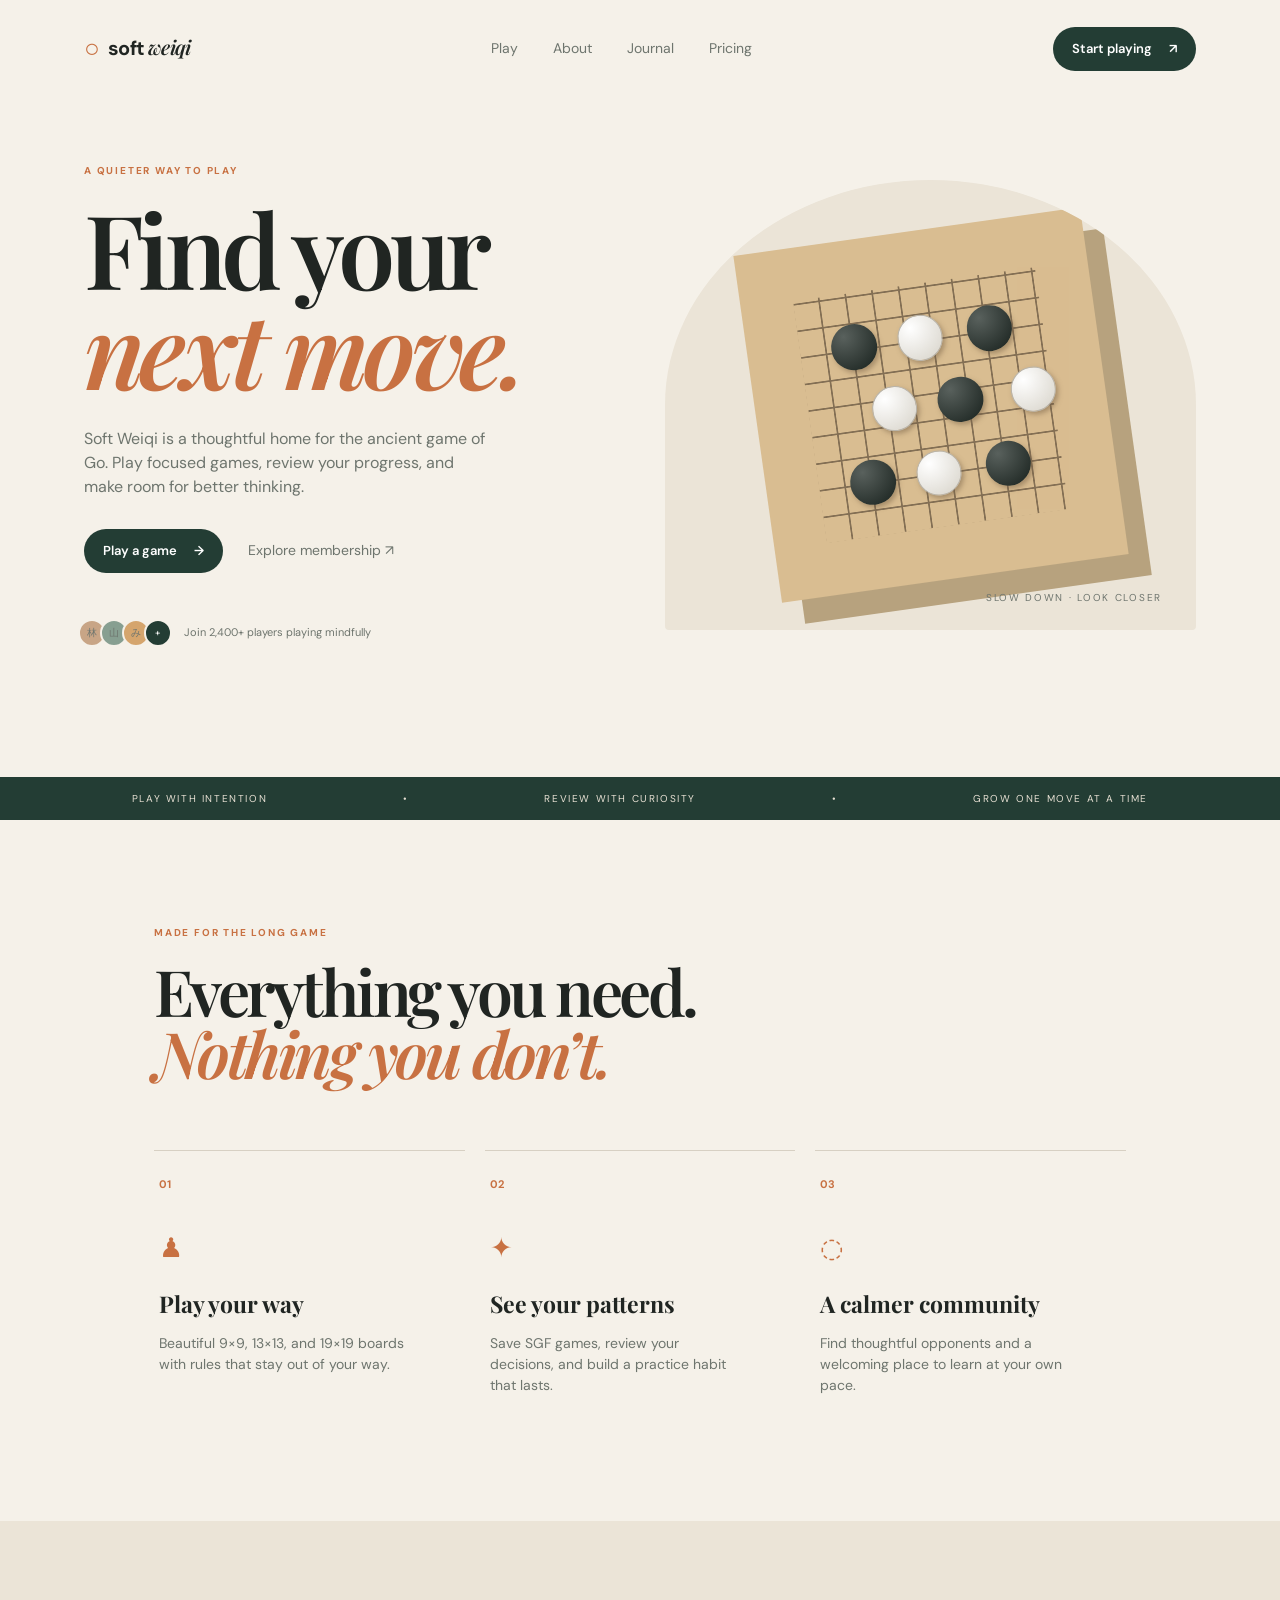
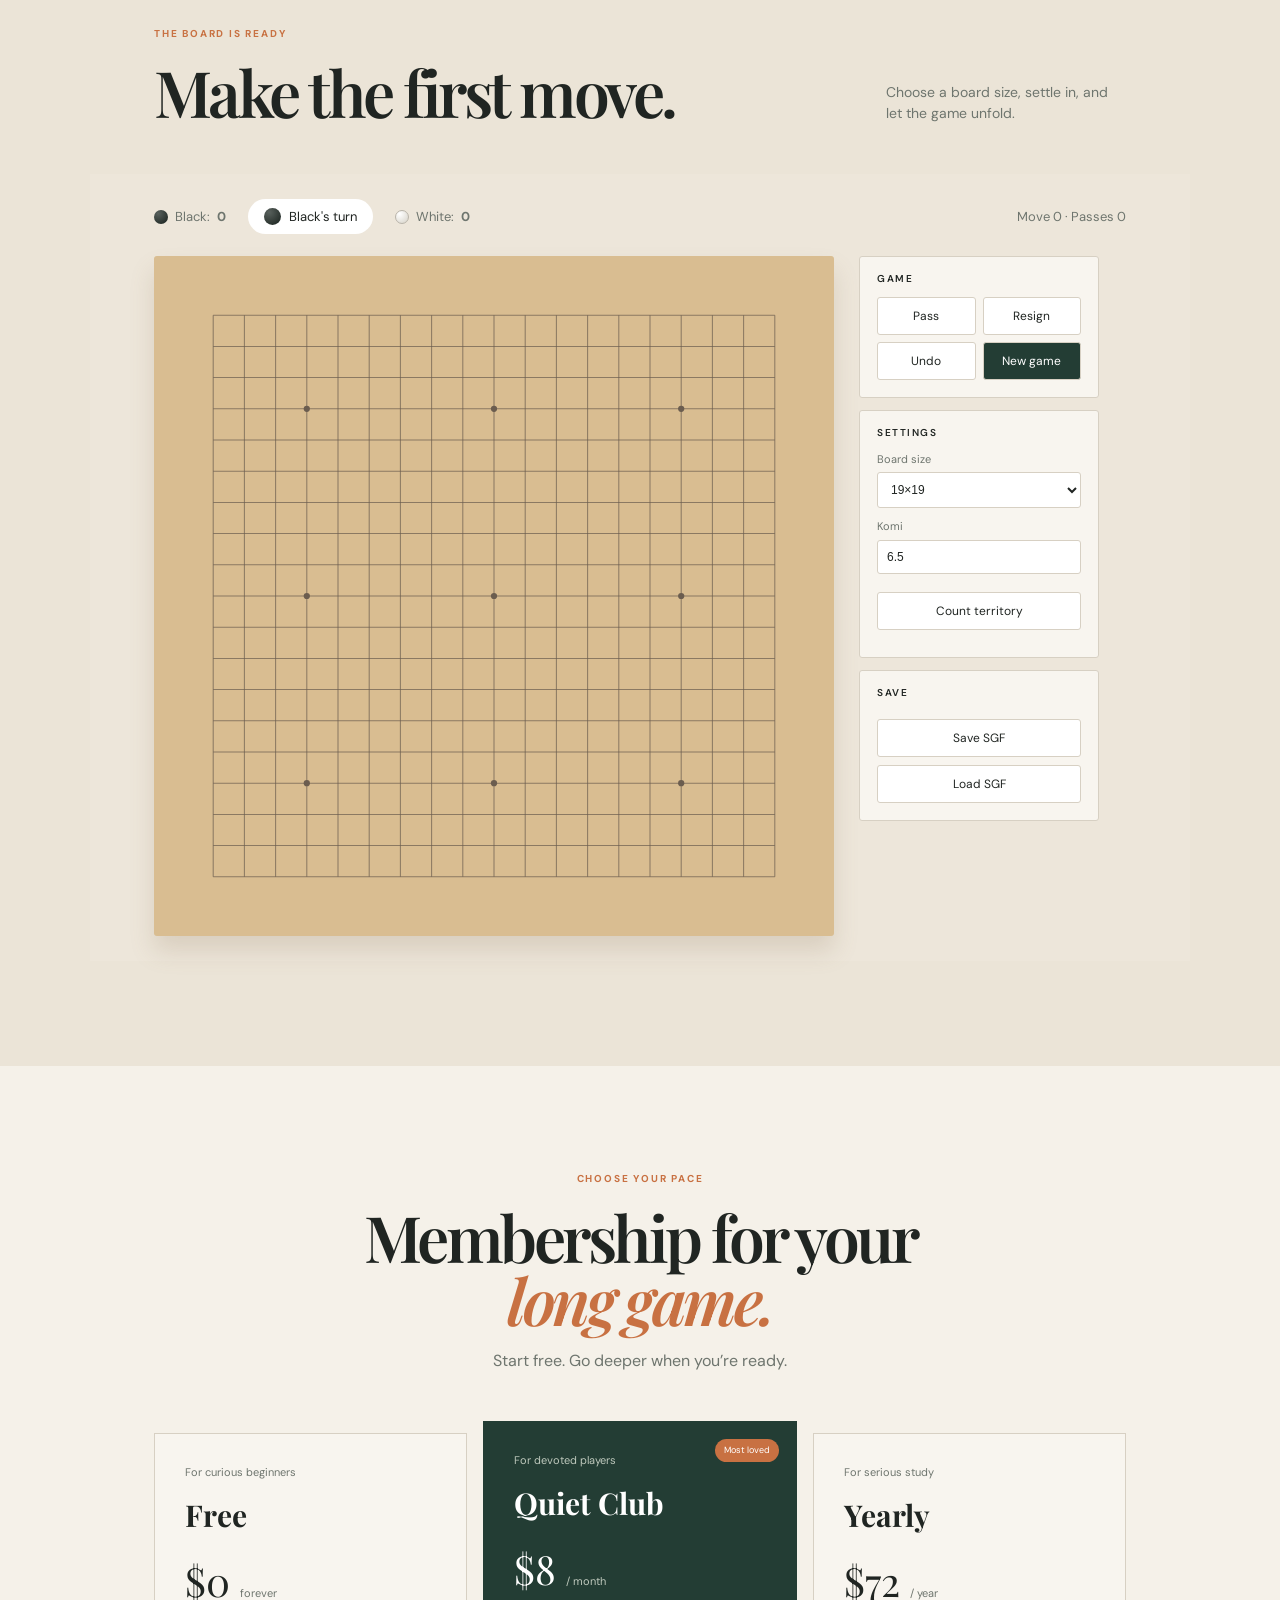
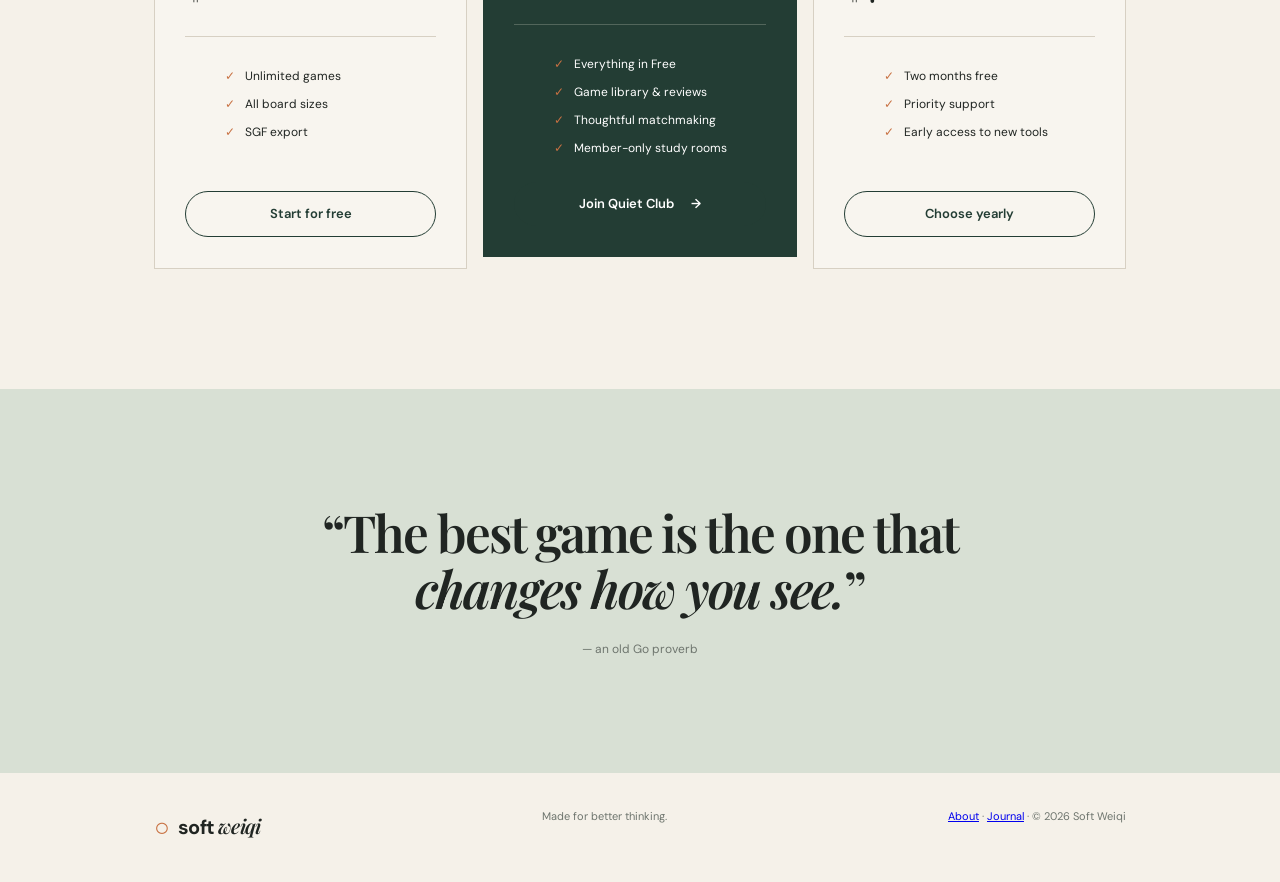
<file: index.html>
<!doctype html>
<html lang="en">
<head>
  <meta charset="UTF-8"><meta name="viewport" content="width=device-width,initial-scale=1">
  <meta name="description" content="Soft Weiqi — a calm, beautiful place to play Go online.">
  <title>Soft Weiqi — Play Go, softly</title>
  <link rel="preconnect" href="https://fonts.googleapis.com"><link rel="preconnect" href="https://fonts.gstatic.com" crossorigin>
  <link href="https://fonts.googleapis.com/css2?family=DM+Sans:wght@400;500;600;700&family=Playfair+Display:wght@600;700&display=swap" rel="stylesheet"><link rel="stylesheet" href="style.css">
</head>
<body>
<header class="nav"><a class="brand" href="#top"><span class="brand-mark">○</span> soft <em>weiqi</em></a><nav><a href="#play">Play</a><a href="about.html">About</a><a href="journal.html">Journal</a><a href="#pricing">Pricing</a></nav><button class="nav-cta" data-plan="free">Start playing <span>↗</span></button></header>
<main id="top">
<section class="hero"><div class="hero-copy"><p class="eyebrow">A quieter way to play</p><h1>Find your<br><i>next move.</i></h1><p class="hero-lede">Soft Weiqi is a thoughtful home for the ancient game of Go. Play focused games, review your progress, and make room for better thinking.</p><div class="hero-actions"><button class="button primary" data-scroll="#play">Play a game <span>→</span></button><a class="text-link" href="#pricing">Explore membership <span>↗</span></a></div><div class="social-proof"><div class="avatars"><span>林</span><span>山</span><span>み</span><span>+</span></div><span>Join 2,400+ players playing mindfully</span></div></div><div class="hero-art"><div class="sun"></div><div class="hero-board"><div class="board-grid"></div><span class="hero-stone s1 black"></span><span class="hero-stone s2 white"></span><span class="hero-stone s3 black"></span><span class="hero-stone s4 white"></span><span class="hero-stone s5 black"></span><span class="hero-stone s6 white"></span><span class="hero-stone s7 black"></span><span class="hero-stone s8 white"></span><span class="hero-stone s9 black"></span></div><p class="art-caption">slow down · look closer</p></div></section>
<section class="marquee"><span>PLAY WITH INTENTION</span><span>•</span><span>REVIEW WITH CURIOSITY</span><span>•</span><span>GROW ONE MOVE AT A TIME</span></section>
<section class="features section" id="features"><div class="section-heading"><p class="eyebrow">Made for the long game</p><h2>Everything you need.<br><i>Nothing you don’t.</i></h2></div><div class="feature-grid"><article><b>01</b><div class="feature-icon">♟</div><h3>Play your way</h3><p>Beautiful 9×9, 13×13, and 19×19 boards with rules that stay out of your way.</p></article><article><b>02</b><div class="feature-icon">✦</div><h3>See your patterns</h3><p>Save SGF games, review your decisions, and build a practice habit that lasts.</p></article><article><b>03</b><div class="feature-icon">◌</div><h3>A calmer community</h3><p>Find thoughtful opponents and a welcoming place to learn at your own pace.</p></article></div></section>
<section class="play-section section" id="play"><div class="play-header"><div><p class="eyebrow">The board is ready</p><h2>Make the first move.</h2></div><p>Choose a board size, settle in, and let the game unfold.</p></div><div class="game-shell"><div class="game-info"><div class="score-box"><span class="stone-dot black"></span>Black: <strong id="blackCaptures">0</strong></div><div class="turn-indicator"><span class="stone-indicator black" id="turnIndicator"></span><span id="turnText">Black's turn</span></div><div class="score-box"><span class="stone-dot white"></span>White: <strong id="whiteCaptures">0</strong></div><div class="move-info">Move <span id="moveCount">0</span> · Passes <span id="passCount">0</span></div></div><div class="game-layout"><div class="board-container"><svg id="board" viewBox="0 0 600 600" preserveAspectRatio="xMidYMid meet"></svg></div><aside class="sidebar"><section class="panel"><h2>Game</h2><div class="controls-grid"><button id="passBtn" class="btn">Pass</button><button id="resignBtn" class="btn">Resign</button><button id="undoBtn" class="btn">Undo</button><button id="newGameBtn" class="btn btn-primary">New game</button></div></section><section class="panel"><h2>Settings</h2><label>Board size<select id="boardSize" class="select"><option value="9">9×9</option><option value="13">13×13</option><option value="19" selected>19×19</option></select></label><label>Komi<input id="komi" class="input" type="number" value="6.5" step="0.5"></label><button id="scoreBtn" class="btn btn-block">Count territory</button><div id="scoreResult" class="score-result"></div></section><section class="panel"><h2>Save</h2><button id="saveSgfBtn" class="btn btn-block">Save SGF</button><input type="file" id="loadSgfInput" accept=".sgf" hidden><button id="loadSgfBtn" class="btn btn-block">Load SGF</button></section></aside></div></div></section>
<section class="pricing section" id="pricing"><div class="section-heading center"><p class="eyebrow">Choose your pace</p><h2>Membership for your<br><i>long game.</i></h2><p>Start free. Go deeper when you’re ready.</p></div><div class="plans"><article class="plan"><p class="plan-kicker">For curious beginners</p><h3>Free</h3><div class="price">$0 <small>forever</small></div><ul><li>Unlimited games</li><li>All board sizes</li><li>SGF export</li></ul><button class="button outline" data-plan="free">Start for free</button></article><article class="plan featured"><div class="popular">Most loved</div><p class="plan-kicker">For devoted players</p><h3>Quiet Club</h3><div class="price">$8 <small>/ month</small></div><ul><li>Everything in Free</li><li>Game library &amp; reviews</li><li>Thoughtful matchmaking</li><li>Member-only study rooms</li></ul><button class="button primary" data-plan="quiet-club">Join Quiet Club <span>→</span></button></article><article class="plan"><p class="plan-kicker">For serious study</p><h3>Yearly</h3><div class="price">$72 <small>/ year</small></div><ul><li>Two months free</li><li>Priority support</li><li>Early access to new tools</li></ul><button class="button outline" data-plan="yearly">Choose yearly</button></article></div></section>
<section class="quote"><p>“The best game is the one that<br><i>changes how you see.</i>”</p><span>— an old Go proverb</span></section>
</main><footer><a class="brand" href="#top"><span class="brand-mark">○</span> soft <em>weiqi</em></a><span>Made for better thinking.</span><span><a href="about.html">About</a> · <a href="journal.html">Journal</a> · © 2026 Soft Weiqi</span></footer>
<div id="gameOverModal" class="modal" style="display:none"><div class="modal-content"><h2>Game over</h2><p id="gameOverText"></p><button id="closeModal" class="button primary">Close</button></div></div><div id="subscribeModal" class="modal" style="display:none"><div class="modal-content"><button class="close" data-close>×</button><p class="eyebrow">Quiet Club</p><h2>Your calmer game starts here.</h2><p>Stripe checkout is connected and ready for your live pricing links. This flow is reserved for your subscription checkout.</p><button class="button primary" data-close>Continue to checkout <span>→</span></button></div></div><script src="app.js"></script>
</body></html>
</file>
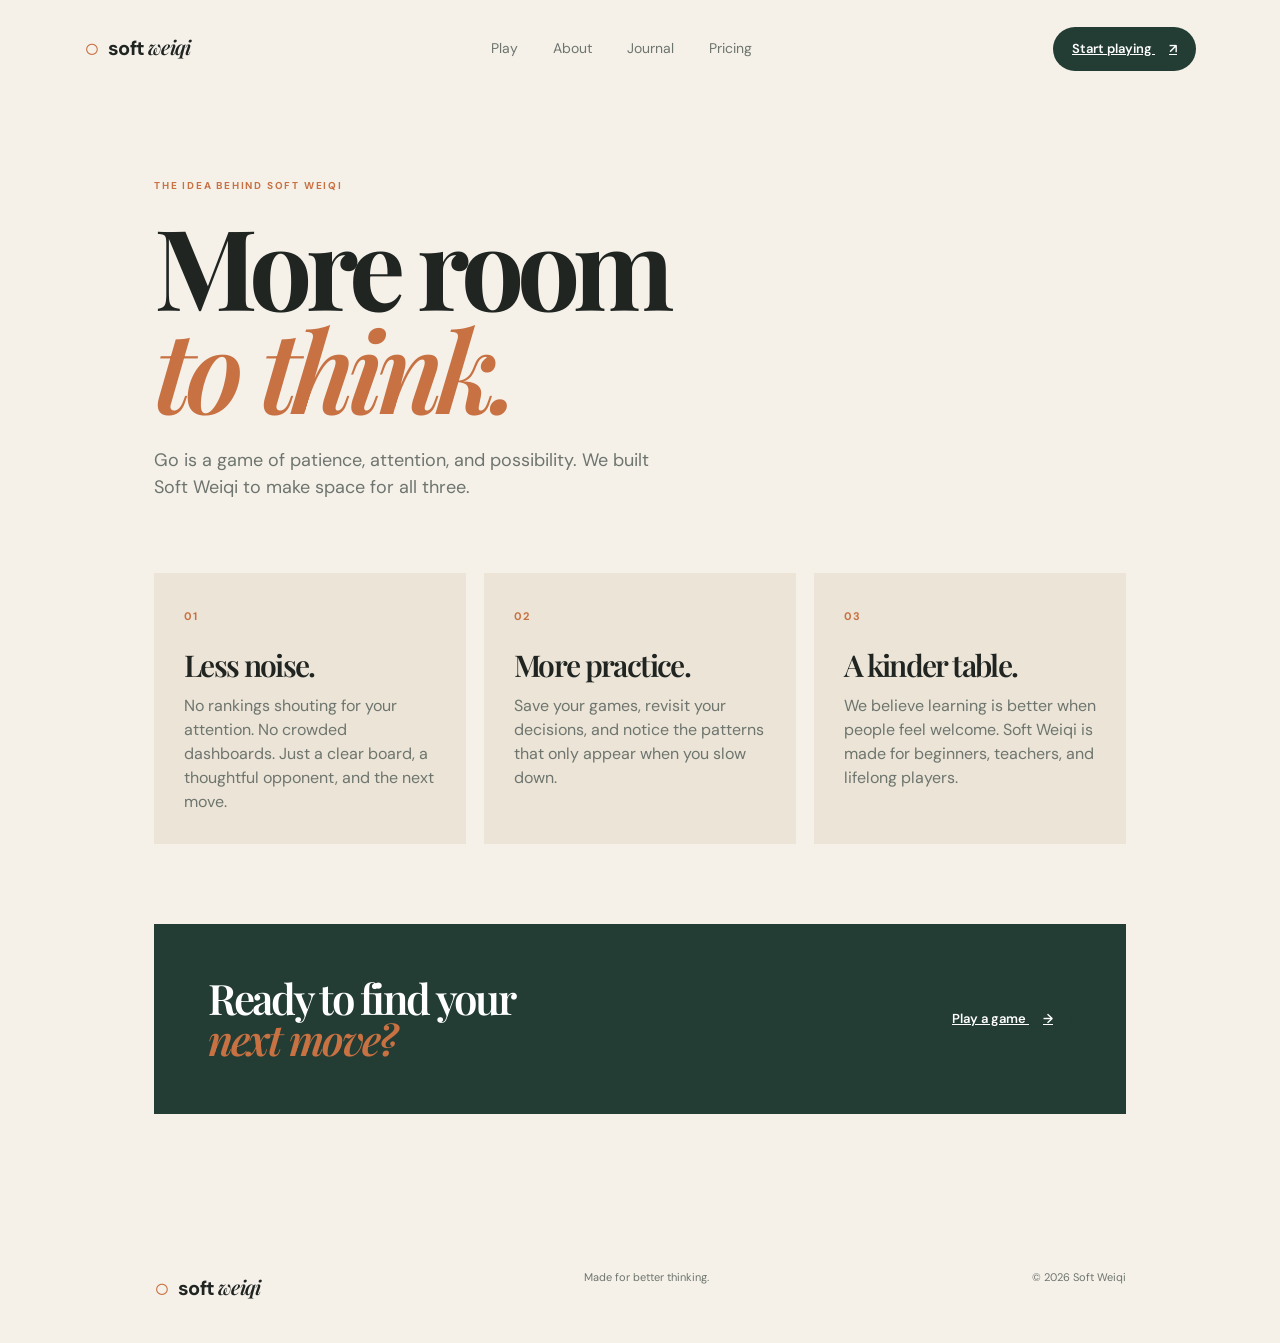
<file: about.html>
<!doctype html>
<html lang="en">
<head>
  <meta charset="UTF-8"><meta name="viewport" content="width=device-width,initial-scale=1">
  <meta name="description" content="Learn about Soft Weiqi and our calmer approach to Go.">
  <title>About — Soft Weiqi</title>
  <link rel="preconnect" href="https://fonts.googleapis.com"><link rel="preconnect" href="https://fonts.gstatic.com" crossorigin>
  <link href="https://fonts.googleapis.com/css2?family=DM+Sans:wght@400;500;600;700&family=Playfair+Display:wght@600;700&display=swap" rel="stylesheet"><link rel="stylesheet" href="style.css">
</head>
<body>
<header class="nav"><a class="brand" href="index.html"><span class="brand-mark">○</span> soft <em>weiqi</em></a><nav><a href="index.html#play">Play</a><a href="about.html">About</a><a href="journal.html">Journal</a><a href="index.html#pricing">Pricing</a></nav><a class="nav-cta" href="index.html#play">Start playing <span>↗</span></a></header>
<main class="inner-page"><p class="eyebrow">The idea behind Soft Weiqi</p><h1>More room<br><i>to think.</i></h1><p class="page-lede">Go is a game of patience, attention, and possibility. We built Soft Weiqi to make space for all three.</p><div class="story-grid"><article><span>01</span><h2>Less noise.</h2><p>No rankings shouting for your attention. No crowded dashboards. Just a clear board, a thoughtful opponent, and the next move.</p></article><article><span>02</span><h2>More practice.</h2><p>Save your games, revisit your decisions, and notice the patterns that only appear when you slow down.</p></article><article><span>03</span><h2>A kinder table.</h2><p>We believe learning is better when people feel welcome. Soft Weiqi is made for beginners, teachers, and lifelong players.</p></article></div><div class="page-cta"><h2>Ready to find your<br><i>next move?</i></h2><a class="button primary" href="index.html#play">Play a game <span>→</span></a></div></main>
<footer><a class="brand" href="index.html"><span class="brand-mark">○</span> soft <em>weiqi</em></a><span>Made for better thinking.</span><span>© 2026 Soft Weiqi</span></footer>
</body></html>
</file>
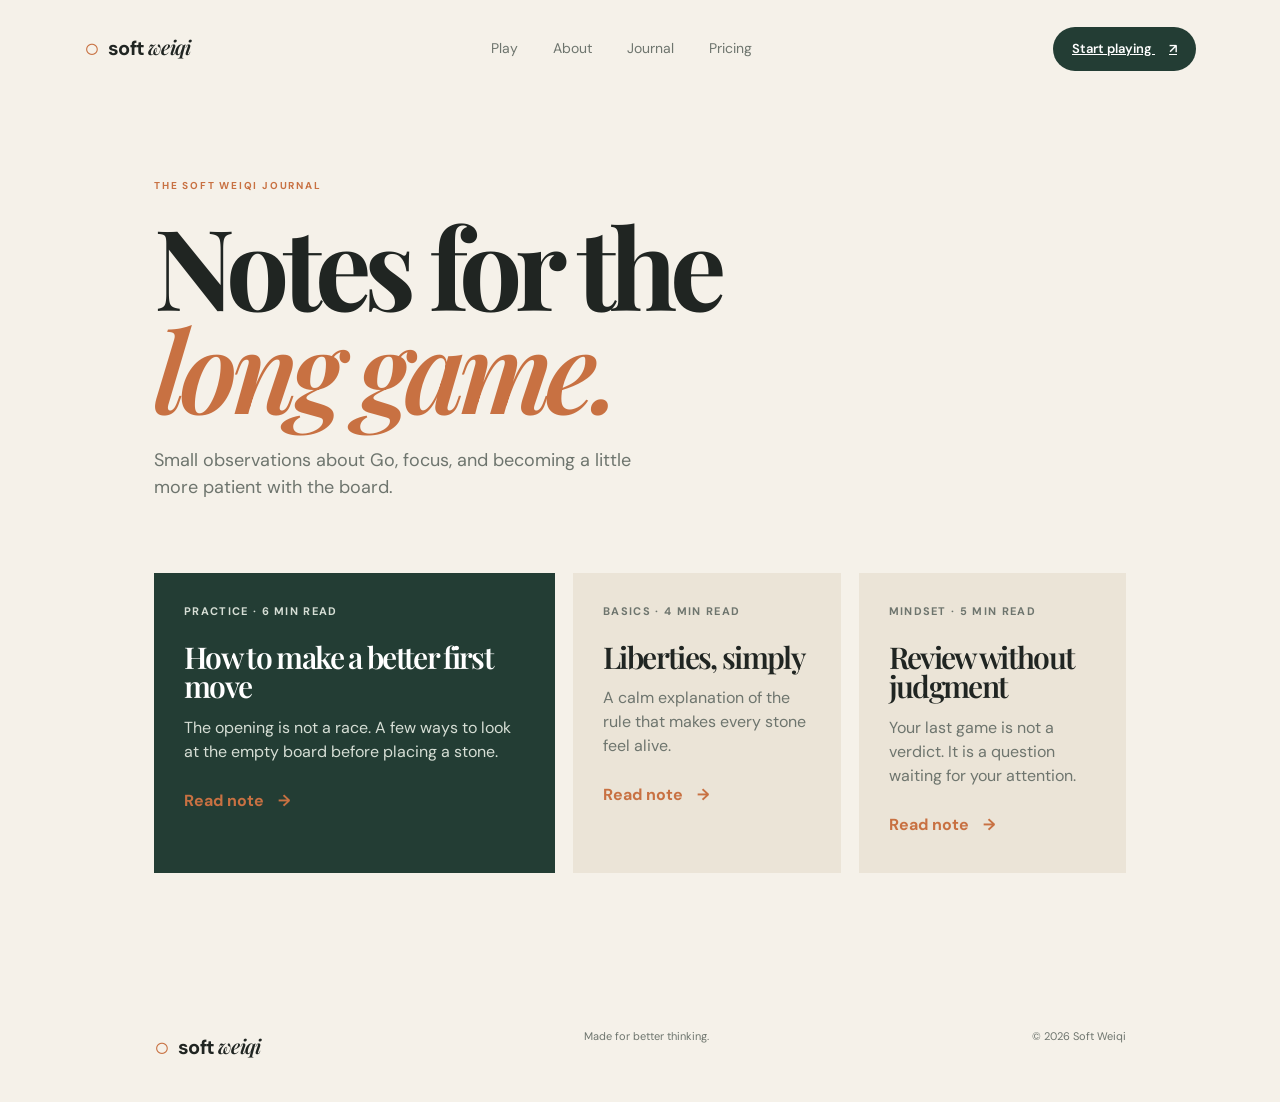
<file: journal.html>
<!doctype html>
<html lang="en">
<head>
  <meta charset="UTF-8"><meta name="viewport" content="width=device-width,initial-scale=1">
  <meta name="description" content="The Soft Weiqi journal: notes on Go, attention, and practice.">
  <title>Journal — Soft Weiqi</title>
  <link rel="preconnect" href="https://fonts.googleapis.com"><link rel="preconnect" href="https://fonts.gstatic.com" crossorigin>
  <link href="https://fonts.googleapis.com/css2?family=DM+Sans:wght@400;500;600;700&family=Playfair+Display:wght@600;700&display=swap" rel="stylesheet"><link rel="stylesheet" href="style.css">
</head>
<body>
<header class="nav"><a class="brand" href="index.html"><span class="brand-mark">○</span> soft <em>weiqi</em></a><nav><a href="index.html#play">Play</a><a href="about.html">About</a><a href="journal.html">Journal</a><a href="index.html#pricing">Pricing</a></nav><a class="nav-cta" href="index.html#play">Start playing <span>↗</span></a></header>
<main class="inner-page journal-page"><p class="eyebrow">The Soft Weiqi journal</p><h1>Notes for the<br><i>long game.</i></h1><p class="page-lede">Small observations about Go, focus, and becoming a little more patient with the board.</p><div class="journal-grid"><article class="journal-card featured-post"><p class="post-meta">Practice · 6 min read</p><h2>How to make a better first move</h2><p>The opening is not a race. A few ways to look at the empty board before placing a stone.</p><a href="#read">Read note <span>→</span></a></article><article class="journal-card"><p class="post-meta">Basics · 4 min read</p><h2>Liberties, simply</h2><p>A calm explanation of the rule that makes every stone feel alive.</p><a href="#read">Read note <span>→</span></a></article><article class="journal-card"><p class="post-meta">Mindset · 5 min read</p><h2>Review without judgment</h2><p>Your last game is not a verdict. It is a question waiting for your attention.</p><a href="#read">Read note <span>→</span></a></article></div></main>
<footer><a class="brand" href="index.html"><span class="brand-mark">○</span> soft <em>weiqi</em></a><span>Made for better thinking.</span><span>© 2026 Soft Weiqi</span></footer>
</body></html>
</file>
<file: style.css>
.inner-page{max-width:1100px;margin:0 auto;padding:80px 5vw 120px;min-height:calc(100vh - 160px)}.inner-page h1{font-family:'Playfair Display',serif;font-size:clamp(60px,9vw,112px);line-height:.92;letter-spacing:-.06em;margin:12px 0 28px}.page-lede{max-width:520px;color:var(--muted);font-size:18px;margin-bottom:72px}.story-grid,.journal-grid{display:grid;grid-template-columns:repeat(3,1fr);gap:18px}.story-grid article,.journal-card{background:var(--cream);padding:30px;min-height:230px}.story-grid span,.post-meta{color:var(--orange);font-size:11px;font-weight:700;letter-spacing:.12em;text-transform:uppercase}.story-grid h2,.journal-card h2{font-size:30px;margin:24px 0 14px}.story-grid p,.journal-card p{color:var(--muted)}.page-cta{margin-top:80px;background:var(--green);color:#fff;padding:54px;display:flex;align-items:center;justify-content:space-between;gap:30px}.page-cta h2{font-size:42px}.journal-grid{grid-template-columns:1.5fr 1fr 1fr}.journal-card{min-height:300px}.featured-post{background:var(--green);color:#fff}.featured-post p{color:#d6ded5}.journal-card a{display:inline-block;color:var(--orange);font-weight:700;text-decoration:none;margin-top:25px}.journal-card a span{margin-left:10px}@media(max-width:760px){nav{gap:12px}nav a{font-size:12px}.nav-cta{display:none}.story-grid,.journal-grid{grid-template-columns:1fr}.inner-page{padding-top:48px}.page-cta{display:block}.page-cta .button{display:inline-block;margin-top:28px}}:root{--ink:#202522;--muted:#6e756e;--paper:#f5f1e9;--cream:#ebe4d7;--green:#233d34;--sage:#91a58f;--line:#d7d0c3;--orange:#c87142;--board:#d9bd91}*{box-sizing:border-box;margin:0}html{scroll-behavior:smooth}body{font-family:'DM Sans',sans-serif;background:var(--paper);color:var(--ink);line-height:1.5}button,a{font:inherit}button{cursor:pointer}.nav{max-width:1240px;margin:auto;padding:27px 5vw;display:flex;align-items:center;justify-content:space-between}.brand{color:var(--ink);font-weight:700;letter-spacing:-.04em;text-decoration:none;font-size:20px}.brand em{font-family:'Playfair Display',serif;font-weight:600}.brand-mark{font-size:26px;vertical-align:-2px;margin-right:5px;color:var(--orange)}nav{display:flex;gap:35px}nav a,.text-link{color:var(--muted);font-size:14px;text-decoration:none}.nav-cta,.button{border:0;border-radius:99px;padding:12px 19px;font-size:13px;font-weight:600}.nav-cta{background:var(--green);color:#fff}.nav-cta span,.button span{margin-left:14px}.hero{max-width:1240px;margin:25px auto 90px;padding:40px 5vw;display:grid;grid-template-columns:1fr 1fr;align-items:center;gap:50px}.eyebrow{text-transform:uppercase;letter-spacing:.18em;font-size:10px;color:var(--orange);font-weight:700;margin-bottom:20px}.hero h1,h2{font-family:'Playfair Display',serif;font-weight:600;letter-spacing:-.055em;line-height:.98}.hero h1{font-size:clamp(60px,8vw,106px)}h1 i,h2 i{color:var(--orange);font-weight:600}.hero-lede{color:var(--muted);max-width:410px;margin:29px 0 30px;font-size:16px}.hero-actions{display:flex;align-items:center;gap:25px}.primary{background:var(--green);color:#fff}.outline{background:transparent;border:1px solid var(--green);color:var(--green)}.social-proof{display:flex;gap:12px;align-items:center;color:var(--muted);font-size:11px;margin-top:46px}.avatars{display:flex}.avatars span{width:28px;height:28px;border:2px solid var(--paper);background:#c8a586;border-radius:50%;display:grid;place-items:center;margin-left:-6px;font-size:10px}.avatars span:nth-child(2){background:#879f91}.avatars span:nth-child(3){background:#d5a56d}.avatars span:last-child{background:var(--green);color:#fff}.hero-art{height:450px;background:var(--cream);border-radius:50% 50% 4px 4px;position:relative;display:grid;place-items:center;overflow:hidden}.sun{width:240px;height:240px;border-radius:50%;background:#d8a05f;opacity:.3;position:absolute;top:55px}.hero-board{width:min(75%,350px);aspect-ratio:1;background:var(--board);transform:rotate(-8deg);box-shadow:20px 24px 0 #b7a27e;position:relative;padding:10%;}.board-grid{width:100%;height:100%;background:repeating-linear-gradient(90deg,transparent 0 10%,#604f3b 10.3% 10.7%,transparent 11%),repeating-linear-gradient(0deg,transparent 0 10%,#604f3b 10.3% 10.7%,transparent 11%);opacity:.7}.hero-stone,.stone-dot,.stone-indicator{border-radius:50%;display:block}.hero-stone{position:absolute;width:13%;aspect-ratio:1;box-shadow:2px 3px 5px #745e4380}.black{background:radial-gradient(circle at 30% 25%,#59615d,#17201c)}.white{background:radial-gradient(circle at 30% 25%,#fff,#d6d2c8);border:1px solid #b9b4aa}.s1{left:24%;top:24%}.s2{left:43%;top:24%}.s3{left:63%;top:24%}.s4{left:33%;top:43%}.s5{left:52%;top:43%}.s6{left:73%;top:43%}.s7{left:24%;top:63%}.s8{left:43%;top:63%}.s9{left:63%;top:63%}.art-caption{position:absolute;bottom:25px;right:34px;text-transform:uppercase;letter-spacing:.17em;font-size:10px;color:var(--muted)}.marquee{background:var(--green);color:#e7e0d3;padding:14px 5%;display:flex;justify-content:space-around;letter-spacing:.16em;font-size:10px}.section{max-width:1100px;margin:0 auto;padding:105px 5vw}.section-heading h2,.play-header h2{font-size:clamp(42px,5vw,64px)}.feature-grid{display:grid;grid-template-columns:repeat(3,1fr);gap:20px;margin-top:65px}.feature-grid article{border-top:1px solid var(--line);padding:20px 5px}.feature-grid b{color:var(--orange);font-size:11px}.feature-icon{font-size:27px;color:var(--orange);margin:33px 0 18px}.feature-grid h3{font-family:'Playfair Display',serif;font-size:23px}.feature-grid p{color:var(--muted);font-size:14px;margin-top:12px;max-width:250px}.play-section{max-width:none;background:var(--cream)}.play-header{max-width:1100px;margin:auto;padding:0 5vw;display:flex;justify-content:space-between;align-items:end}.play-header>p{max-width:240px;color:var(--muted);font-size:14px}.game-shell{max-width:1100px;margin:50px auto 0;padding:25px 5vw;background:#ede6da}.game-info{display:flex;align-items:center;gap:22px;flex-wrap:wrap;margin-bottom:22px;color:var(--muted);font-size:13px}.score-box{display:flex;gap:7px;align-items:center}.stone-dot{width:14px;height:14px}.turn-indicator{display:flex;gap:8px;align-items:center;background:#fff;padding:8px 16px;border-radius:99px;color:var(--ink)}.stone-indicator{width:17px;height:17px}.move-info{margin-left:auto}.game-layout{display:grid;grid-template-columns:minmax(300px,680px) 240px;gap:25px}.board-container{background:var(--board);padding:28px;border-radius:3px;box-shadow:0 15px 25px #8b735533}.board-container svg{width:100%;display:block}.grid-line{stroke:#6b5d4f;stroke-width:1;opacity:.7}.star-point{fill:#6b5d4f}.stone{filter:drop-shadow(0 2px 3px #0005);animation:place .2s ease-out}.stone.black{fill:url(#blackGradient)}.stone.white{fill:url(#whiteGradient);stroke:#999;stroke-width:.3}.ko-marker{fill:none;stroke:#c44;stroke-width:2}@keyframes place{from{opacity:0;transform:scale(.6)}to{opacity:1;transform:scale(1)}}.sidebar{display:flex;flex-direction:column;gap:12px}.panel{background:#f8f5ef;padding:17px;border:1px solid var(--line);border-radius:3px}.panel h2{font-family:'DM Sans';font-size:10px;text-transform:uppercase;letter-spacing:.15em;margin-bottom:13px}.controls-grid{display:grid;grid-template-columns:1fr 1fr;gap:7px}.btn,.select,.input{font-size:12px;padding:9px;border:1px solid var(--line);background:#fff;color:var(--ink);border-radius:3px}.btn-primary{background:var(--green);color:#fff}.btn-block{width:100%;margin-top:8px}.panel label{display:flex;flex-direction:column;gap:5px;color:var(--muted);font-size:11px;margin-bottom:10px}.score-result{font-size:11px;margin-top:10px}.pricing{padding-bottom:120px}.center{text-align:center}.center>p:last-child{color:var(--muted);margin-top:17px}.plans{display:grid;grid-template-columns:repeat(3,1fr);gap:16px;margin-top:60px}.plan{position:relative;border:1px solid var(--line);padding:30px;background:#f8f5ef}.plan.featured{background:var(--green);color:#fff;transform:translateY(-12px);border-color:var(--green)}.popular{position:absolute;right:17px;top:17px;background:var(--orange);color:#fff;border-radius:99px;padding:5px 9px;font-size:9px}.plan-kicker{font-size:11px;color:var(--muted)}.featured .plan-kicker{color:#bfc9bd}.plan h3{font-family:'Playfair Display';font-size:30px;margin:13px 0}.price{font-family:'Playfair Display';font-size:40px}.price small{font-family:'DM Sans';font-size:11px;color:var(--muted)}.featured .price small{color:#bfc9bd}.plan ul{list-style:none;border-top:1px solid var(--line);margin:25px 0;padding-top:20px;min-height:130px}.featured ul{border-color:#52665b}.plan li{font-size:12px;margin:10px 0}.plan li:before{content:'✓';color:var(--orange);margin-right:10px}.plan .button{width:100%}.quote{padding:115px 5%;text-align:center;background:#d8e0d4}.quote p{font:600 clamp(30px,4vw,52px)/1.1 'Playfair Display';letter-spacing:-.04em}.quote span{display:block;color:var(--muted);font-size:12px;margin-top:24px}footer{max-width:1100px;margin:auto;padding:35px 5%;display:flex;justify-content:space-between;color:var(--muted);font-size:11px}.modal{position:fixed;inset:0;background:#17201caa;display:flex;align-items:center;justify-content:center;z-index:5}.modal-content{background:var(--paper);padding:40px;max-width:420px;width:90%;position:relative}.modal-content h2{font-size:42px;margin:10px 0}.modal-content p:not(.eyebrow){color:var(--muted);font-size:14px;margin:15px 0 25px}.close{position:absolute;right:18px;top:14px;border:0;background:transparent;font-size:25px;color:var(--muted)}@media(max-width:800px){nav{display:none}.hero{grid-template-columns:1fr;margin-bottom:30px}.hero-art{height:350px}.game-layout{grid-template-columns:1fr}.sidebar{display:grid;grid-template-columns:repeat(3,1fr)}.play-header{display:block}.play-header>p{margin-top:15px}.plans{grid-template-columns:1fr}.plan.featured{transform:none}.feature-grid{grid-template-columns:1fr}.marquee span:nth-child(even){display:none}}@media(max-width:560px){.nav{padding:20px}.hero,.section{padding-left:20px;padding-right:20px}.hero h1{font-size:62px}.hero-actions{align-items:flex-start;flex-direction:column}.game-shell{padding:18px 12px}.board-container{padding:12px}.sidebar{grid-template-columns:1fr 1fr}.sidebar .panel:last-child{grid-column:span 2}.move-info{margin-left:0}footer{flex-wrap:wrap;gap:15px}}
</file>
